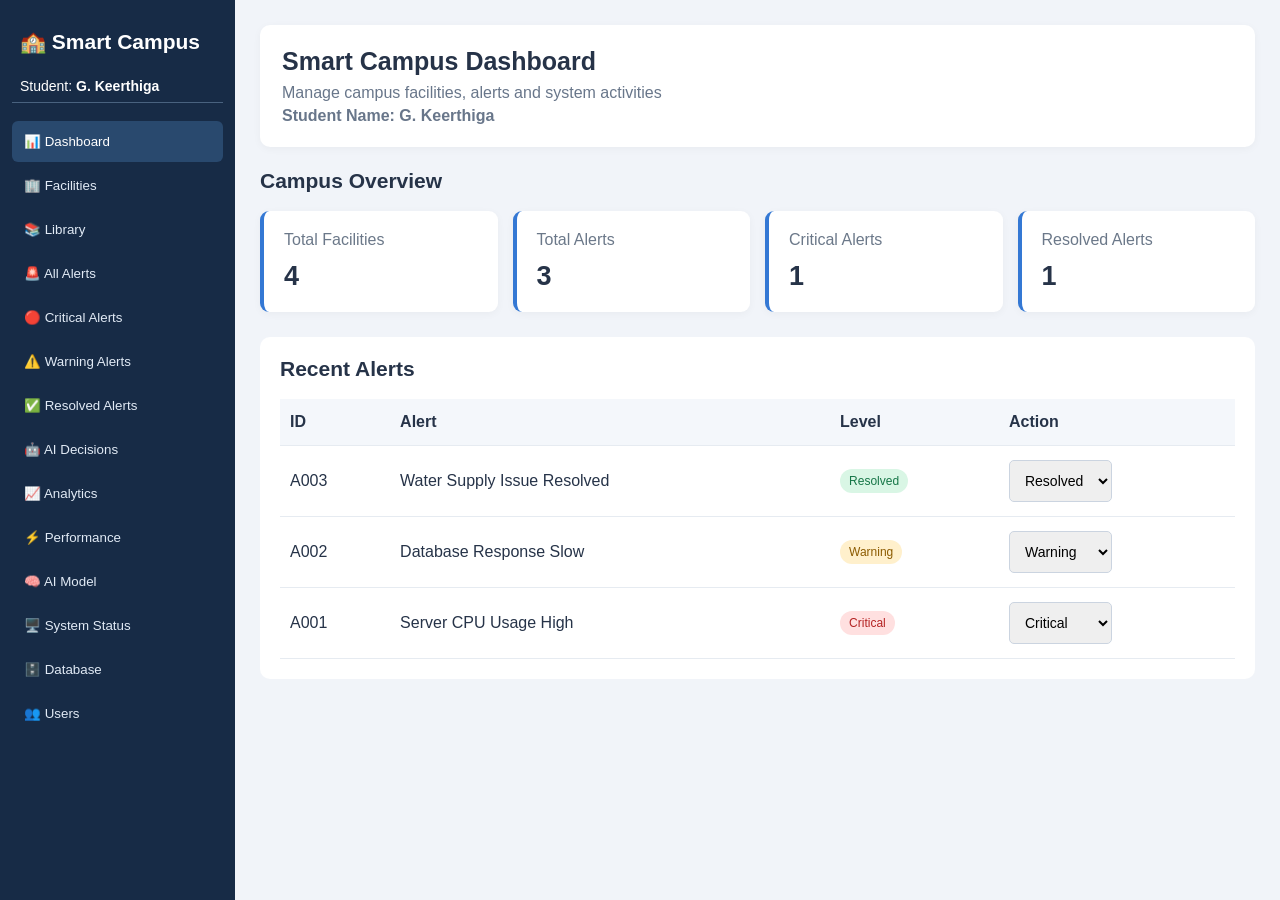
<file: index.html>
<!DOCTYPE html>
<html lang="en">
<head>
<meta charset="UTF-8">
<meta name="viewport" content="width=device-width, initial-scale=1.0">

<title>Smart Campus & Facility - G. Keerthiga</title>

<style>
* {
    box-sizing: border-box;
    margin: 0;
    padding: 0;
    font-family: Arial, sans-serif;
}

body {
    background: #f1f4f9;
    color: #263348;
}

.layout {
    display: flex;
    min-height: 100vh;
}

.sidebar {
    width: 235px;
    background: #172b46;
    color: white;
    padding: 22px 12px;
    flex-shrink: 0;
}

.sidebar h2 {
    font-size: 21px;
    padding: 8px;
    margin-bottom: 8px;
}

.student-name {
    color: #ffffff;
    font-size: 14px;
    padding: 8px;
    margin-bottom: 18px;
    border-bottom: 1px solid #49627f;
}

.sidebar button {
    display: block;
    width: 100%;
    border: none;
    background: transparent;
    color: #e1eaf5;
    text-align: left;
    padding: 13px 12px;
    margin: 3px 0;
    border-radius: 6px;
    cursor: pointer;
}

.sidebar button:hover,
.sidebar button.active {
    background: #29496e;
    color: white;
}

main {
    flex: 1;
    min-width: 0;
    padding: 25px;
}

header {
    background: white;
    padding: 22px;
    border-radius: 10px;
    margin-bottom: 22px;
    box-shadow: 0 2px 8px #0000000a;
}

header h1 {
    font-size: 25px;
    margin-bottom: 8px;
}

header p {
    color: #68768a;
    margin-top: 5px;
}

h2.section-title {
    margin-bottom: 18px;
    font-size: 21px;
}

.cards {
    display: grid;
    grid-template-columns: repeat(4, minmax(130px, 1fr));
    gap: 15px;
    margin-bottom: 25px;
}

.card {
    background: white;
    border-radius: 9px;
    padding: 20px;
    border-left: 4px solid #3478d4;
    box-shadow: 0 2px 8px #0000000a;
}

.card p {
    color: #6b7889;
    margin-bottom: 12px;
}

.card h2 {
    font-size: 27px;
}

.panel {
    background: white;
    padding: 20px;
    border-radius: 10px;
    margin-bottom: 20px;
    overflow-x: auto;
}

.toolbar {
    display: flex;
    gap: 10px;
    flex-wrap: wrap;
    margin-bottom: 18px;
}

input,
select {
    padding: 11px;
    border: 1px solid #cbd4e0;
    border-radius: 5px;
    font-size: 14px;
}

button.action {
    border: none;
    background: #2878d4;
    color: white;
    border-radius: 5px;
    padding: 11px 15px;
    cursor: pointer;
}

button.action:hover {
    background: #195ca9;
}

table {
    border-collapse: collapse;
    width: 100%;
    min-width: 540px;
}

th,
td {
    text-align: left;
    padding: 14px 10px;
    border-bottom: 1px solid #e6ebf1;
}

th {
    background: #f4f7fb;
}

.status {
    display: inline-block;
    padding: 5px 9px;
    border-radius: 15px;
    font-size: 12px;
    background: #e7edf5;
}

.Critical {
    background: #ffe0e0;
    color: #b42323;
}

.Warning {
    background: #fff0cc;
    color: #8c5b00;
}

.Resolved {
    background: #d9f6e5;
    color: #167647;
}

.facility-grid {
    display: grid;
    grid-template-columns: repeat(3, minmax(150px, 1fr));
    gap: 15px;
}

.facility {
    padding: 20px;
    background: #f7f9fc;
    border: 1px solid #e0e7f0;
    border-radius: 8px;
}

.facility h3 {
    margin-bottom: 12px;
}

.facility p {
    margin-bottom: 10px;
    color: #64748b;
}

.hidden {
    display: none;
}

.note {
    color: #64748b;
    font-size: 13px;
    margin-top: 15px;
}

.library-books {
    display: grid;
    grid-template-columns: repeat(3, 1fr);
    gap: 15px;
}

.book {
    background: #f7f9fc;
    border: 1px solid #e0e7f0;
    padding: 20px;
    border-radius: 8px;
}

.book h3 {
    margin-bottom: 10px;
}

@media (max-width: 800px) {

    .layout {
        display: block;
    }

    .sidebar {
        width: 100%;
    }

    .sidebar button {
        width: 48%;
        display: inline-block;
    }

    main {
        padding: 14px;
    }

    .cards {
        grid-template-columns: repeat(2, minmax(0, 1fr));
    }

    .facility-grid,
    .library-books {
        grid-template-columns: 1fr;
    }
}
</style>
</head>

<body>

<div class="layout">

<!-- SIDEBAR -->
<aside class="sidebar">

    <h2>🏫 Smart Campus</h2>

    <div class="student-name">
        Student: <strong>G. Keerthiga</strong>
    </div>

    <button class="active"
            onclick="showPage('Dashboard',this)">
        📊 Dashboard
    </button>

    <button onclick="showPage('Facilities',this)">
        🏢 Facilities
    </button>

    <button onclick="showPage('Library',this)">
        📚 Library
    </button>

    <button onclick="showPage('All Alerts',this)">
        🚨 All Alerts
    </button>

    <button onclick="showPage('Critical Alerts',this)">
        🔴 Critical Alerts
    </button>

    <button onclick="showPage('Warning Alerts',this)">
        ⚠️ Warning Alerts
    </button>

    <button onclick="showPage('Resolved Alerts',this)">
        ✅ Resolved Alerts
    </button>

    <button onclick="showPage('AI Decisions',this)">
        🤖 AI Decisions
    </button>

    <button onclick="showPage('Analytics',this)">
        📈 Analytics
    </button>

    <button onclick="showPage('Performance',this)">
        ⚡ Performance
    </button>

    <button onclick="showPage('AI Model',this)">
        🧠 AI Model
    </button>

    <button onclick="showPage('System Status',this)">
        🖥️ System Status
    </button>

    <button onclick="showPage('Database',this)">
        🗄️ Database
    </button>

    <button onclick="showPage('Users',this)">
        👥 Users
    </button>

</aside>


<!-- MAIN -->
<main>

<header>

    <h1 id="pageTitle">
        Smart Campus Dashboard
    </h1>

    <p>
        Manage campus facilities, alerts and system activities
    </p>

    <p>
        <strong>Student Name: G. Keerthiga</strong>
    </p>

</header>


<!-- DASHBOARD -->
<section id="Dashboard" class="page">

    <h2 class="section-title">
        Campus Overview
    </h2>

    <div class="cards">

        <div class="card">
            <p>Total Facilities</p>
            <h2 id="facilityCount">4</h2>
        </div>

        <div class="card">
            <p>Total Alerts</p>
            <h2 id="alertCount">3</h2>
        </div>

        <div class="card">
            <p>Critical Alerts</p>
            <h2 id="criticalCount">1</h2>
        </div>

        <div class="card">
            <p>Resolved Alerts</p>
            <h2 id="resolvedCount">1</h2>
        </div>

    </div>


    <div class="panel">

        <h2 class="section-title">
            Recent Alerts
        </h2>

        <div id="recentAlerts"></div>

    </div>

</section>


<!-- FACILITIES -->
<section id="Facilities" class="page hidden">

    <h2 class="section-title">
        Campus Facilities
    </h2>

    <div class="panel">

        <div class="toolbar">

            <input
                id="facilityName"
                placeholder="Facility name"
            >

            <input
                id="facilityLocation"
                placeholder="Location / Block"
            >

            <select id="facilityStatus">

                <option>Available</option>
                <option>Maintenance</option>
                <option>Unavailable</option>

            </select>

            <button
                class="action"
                onclick="addFacility()">
                + Add Facility
            </button>

        </div>

        <div
            id="facilityList"
            class="facility-grid">
        </div>

    </div>

</section>


<!-- LIBRARY -->
<section id="Library" class="page hidden">

    <h2 class="section-title">
        📚 College Library
    </h2>

    <div class="panel">

        <p>
            Books, digital resources and reading facilities.
        </p>

        <br>

        <h3>
            Available Books
        </h3>

        <br>

        <div class="library-books">

            <div class="book">

                <h3>📘 Java Programming</h3>

                <p>
                    Programming concepts and Java fundamentals.
                </p>

                <button
                    class="action"
                    onclick="bookMessage('Java Programming')">
                    Book Details
                </button>

            </div>


            <div class="book">

                <h3>📗 Database Management</h3>

                <p>
                    DBMS, SQL and database concepts.
                </p>

                <button
                    class="action"
                    onclick="bookMessage('Database Management')">
                    Book Details
                </button>

            </div>


            <div class="book">

                <h3>📕 Web Development</h3>

                <p>
                    HTML, CSS and JavaScript learning resources.
                </p>

                <button
                    class="action"
                    onclick="bookMessage('Web Development')">
                    Book Details
                </button>

            </div>

        </div>

        <br>

        <button
            class="action"
            onclick="showPage('Dashboard',
            document.querySelector('.sidebar button'))">
            ← Back to Home
        </button>

    </div>

</section>


<!-- ALL ALERTS -->
<section id="All Alerts" class="page hidden">

    <h2 class="section-title">
        All Alerts
    </h2>

    <div class="panel">

        <div class="toolbar">

            <input
                id="alertMessage"
                placeholder="Enter alert message"
            >

            <select id="alertLevel">

                <option>Warning</option>
                <option>Critical</option>
                <option>Resolved</option>

            </select>

            <button
                class="action"
                onclick="addAlert()">
                + Add Alert
            </button>

        </div>

        <div id="allAlerts"></div>

    </div>

</section>


<!-- CRITICAL -->
<section id="Critical Alerts" class="page hidden">

    <div class="panel">

        <h2 class="section-title">
            Critical Alerts
        </h2>

        <div id="criticalAlerts"></div>

    </div>

</section>


<!-- WARNING -->
<section id="Warning Alerts" class="page hidden">

    <div class="panel">

        <h2 class="section-title">
            Warning Alerts
        </h2>

        <div id="warningAlerts"></div>

    </div>

</section>


<!-- RESOLVED -->
<section id="Resolved Alerts" class="page hidden">

    <div class="panel">

        <h2 class="section-title">
            Resolved Alerts
        </h2>

        <div id="resolvedAlerts"></div>

    </div>

</section>


<!-- AI DECISIONS -->
<section id="AI Decisions" class="page hidden">

    <div class="panel">

        <h2 class="section-title">
            AI Decisions
        </h2>

        <p>
            Suggested action:
            Check critical alerts first.
        </p>

        <br>

        <p>
            Suggested action:
            Schedule maintenance for unavailable facilities.
        </p>

        <br>

        <p>
            Note:
            These are demonstration suggestions,
            not real AI predictions.
        </p>

    </div>

</section>


<!-- ANALYTICS -->
<section id="Analytics" class="page hidden">

    <div class="panel">

        <h2 class="section-title">
            Analytics
        </h2>

        <p>
            Total facilities:
            <strong id="analyticsFacilities">4</strong>
        </p>

        <br>

        <p>
            Total alerts:
            <strong id="analyticsAlerts">3</strong>
        </p>

        <br>

        <p>
            Resolved alerts:
            <strong id="analyticsResolved">1</strong>
        </p>

    </div>

</section>


<!-- PERFORMANCE -->
<section id="Performance" class="page hidden">

    <div class="panel">

        <h2 class="section-title">
            Performance
        </h2>

        <p>Dashboard: Running</p>

        <br>

        <p>Facility module: Available</p>

        <br>

        <p>Alert module: Available</p>

    </div>

</section>


<!-- AI MODEL -->
<section id="AI Model" class="page hidden">

    <div class="panel">

        <h2 class="section-title">
            AI Model
        </h2>

        <p>
            Demo mode:
            AI integration is not configured.
        </p>

        <br>

        <p>
            Connect a trained model to enable
            actual predictions.
        </p>

    </div>

</section>


<!-- SYSTEM STATUS -->
<section id="System Status" class="page hidden">

    <div class="panel">

        <h2 class="section-title">
            System Status
        </h2>

        <p>
            Frontend status: Running
        </p>

        <br>

        <p>
            Browser storage:
            <span id="storageStatus">
                Available
            </span>
        </p>

        <br>

        <p>
            Backend status:
            Not connected
        </p>

    </div>

</section>


<!-- DATABASE -->
<section id="Database" class="page hidden">

    <div class="panel">

        <h2 class="section-title">
            Database
        </h2>

        <p>
            Current version:
            Browser storage demo
        </p>

        <br>

        <p>
            MySQL connection:
            Not configured
        </p>

        <p class="note">
            Connect the Spring Boot backend
            to save records in MySQL.
        </p>

    </div>

</section>


<!-- USERS -->
<section id="Users" class="page hidden">

    <div class="panel">

        <h2 class="section-title">
            Users
        </h2>

        <p>
            Admin - Campus Administrator
        </p>

        <br>

        <p>
            Staff - Facility Management
        </p>

        <br>

        <p>
            Student - G. Keerthiga
        </p>

    </div>

</section>

</main>
</div>


<script>

let facilities = [

    {
        name: "Classroom",
        location: "Block A",
        status: "Available"
    },

    {
        name: "Computer Lab",
        location: "Block B",
        status: "Available"
    },

    {
        name: "Library",
        location: "Block C",
        status: "Available"
    },

    {
        name: "Auditorium",
        location: "Main Block",
        status: "Maintenance"
    }

];


let alerts = [

    {
        id: "A001",
        message: "Server CPU Usage High",
        level: "Critical"
    },

    {
        id: "A002",
        message: "Database Response Slow",
        level: "Warning"
    },

    {
        id: "A003",
        message: "Water Supply Issue Resolved",
        level: "Resolved"
    }

];


function showPage(page, button) {

    document
        .querySelectorAll(".page")
        .forEach(section => {

            section.classList.add("hidden");

        });


    document
        .getElementById(page)
        .classList.remove("hidden");


    document
        .getElementById("pageTitle")
        .textContent =
        page === "Dashboard"
        ? "Smart Campus Dashboard"
        : page;


    document
        .querySelectorAll(".sidebar button")
        .forEach(btn => {

            btn.classList.remove("active");

        });


    if (button) {
        button.classList.add("active");
    }


    render();

}


function addFacility() {

    const name =
        document
        .getElementById("facilityName")
        .value
        .trim();


    const location =
        document
        .getElementById("facilityLocation")
        .value
        .trim();


    const status =
        document
        .getElementById("facilityStatus")
        .value;


    if (!name || !location) {

        alert(
            "Please enter facility name and location."
        );

        return;

    }


    facilities.push({

        name,
        location,
        status

    });


    document
        .getElementById("facilityName")
        .value = "";


    document
        .getElementById("facilityLocation")
        .value = "";


    render();

    alert(
        "Facility added successfully!"
    );

}


function addAlert() {

    const message =
        document
        .getElementById("alertMessage")
        .value
        .trim();


    const level =
        document
        .getElementById("alertLevel")
        .value;


    if (!message) {

        alert(
            "Please enter an alert message."
        );

        return;

    }


    const nextId =
        "A" +
        String(

            Math.max(
                0,
                ...alerts.map(
                    a => Number(
                        a.id.slice(1)
                    )
                )
            ) + 1

        ).padStart(3, "0");


    alerts.push({

        id: nextId,
        message,
        level

    });


    document
        .getElementById("alertMessage")
        .value = "";


    render();

    alert(
        "Alert added successfully!"
    );

}


function changeStatus(id, level) {

    const item =
        alerts.find(
            a => a.id === id
        );


    if (item) {

        item.level = level;

        render();

    }

}


function tableHTML(items) {

    if (!items.length) {

        return "<p>No alerts found.</p>";

    }


    return `

    <table>

        <thead>

            <tr>

                <th>ID</th>
                <th>Alert</th>
                <th>Level</th>
                <th>Action</th>

            </tr>

        </thead>

        <tbody>

            ${items.map(a => `

            <tr>

                <td>${a.id}</td>

                <td>
                    ${escapeHTML(a.message)}
                </td>

                <td>

                    <span
                        class="status ${a.level}">
                        ${a.level}
                    </span>

                </td>

                <td>

                    <select
                        onchange=
                        "changeStatus(
                            '${a.id}',
                            this.value
                        )">

                        <option
                            ${a.level === "Critical"
                            ? "selected" : ""}>
                            Critical
                        </option>

                        <option
                            ${a.level === "Warning"
                            ? "selected" : ""}>
                            Warning
                        </option>

                        <option
                            ${a.level === "Resolved"
                            ? "selected" : ""}>
                            Resolved
                        </option>

                    </select>

                </td>

            </tr>

            `).join("")}

        </tbody>

    </table>

    `;

}


function escapeHTML(value) {

    return value.replace(
        /[&<>"']/g,
        char => ({

            "&": "&amp;",
            "<": "&lt;",
            ">": "&gt;",
            '"': "&quot;",
            "'": "&#39;"

        })[char]
    );

}


function renderFacilities() {

    document
        .getElementById("facilityList")
        .innerHTML =

        facilities.map((f, i) => `

        <div class="facility">

            <h3>
                🏢
                ${escapeHTML(f.name)}
            </h3>

            <p>
                Location:
                ${escapeHTML(f.location)}
            </p>

            <p>
                Status:
                <strong>
                    ${f.status}
                </strong>
            </p>

            <button
                class="action"
                onclick="removeFacility(${i})">

                Remove

            </button>

        </div>

        `).join("");

}


function removeFacility(index) {

    if (
        confirm(
            "Remove this facility?"
        )
    ) {

        facilities.splice(index, 1);

        render();

    }

}


function bookMessage(bookName) {

    alert(
        "Book selected: " +
        bookName +
        "\nStudent: G. Keerthiga"
    );

}


function render() {

    document
        .getElementById("facilityCount")
        .textContent =
        facilities.length;


    document
        .getElementById("alertCount")
        .textContent =
        alerts.length;


    document
        .getElementById("criticalCount")
        .textContent =
        alerts.filter(
            a => a.level === "Critical"
        ).length;


    document
        .getElementById("resolvedCount")
        .textContent =
        alerts.filter(
            a => a.level === "Resolved"
        ).length;


    document
        .getElementById("allAlerts")
        .innerHTML =
        tableHTML(alerts);


    document
        .getElementById("criticalAlerts")
        .innerHTML =
        tableHTML(
            alerts.filter(
                a => a.level === "Critical"
            )
        );


    document
        .getElementById("warningAlerts")
        .innerHTML =
        tableHTML(
            alerts.filter(
                a => a.level === "Warning"
            )
        );


    document
        .getElementById("resolvedAlerts")
        .innerHTML =
        tableHTML(
            alerts.filter(
                a => a.level === "Resolved"
            )
        );


    document
        .getElementById("recentAlerts")
        .innerHTML =
        tableHTML(
            alerts
            .slice(-5)
            .reverse()
        );


    document
        .getElementById("analyticsFacilities")
        .textContent =
        facilities.length;


    document
        .getElementById("analyticsAlerts")
        .textContent =
        alerts.length;


    document
        .getElementById("analyticsResolved")
        .textContent =
        alerts.filter(
            a => a.level === "Resolved"
        ).length;


    renderFacilities();

}


render();

</script>

</body>
</html>
</html>
</file>
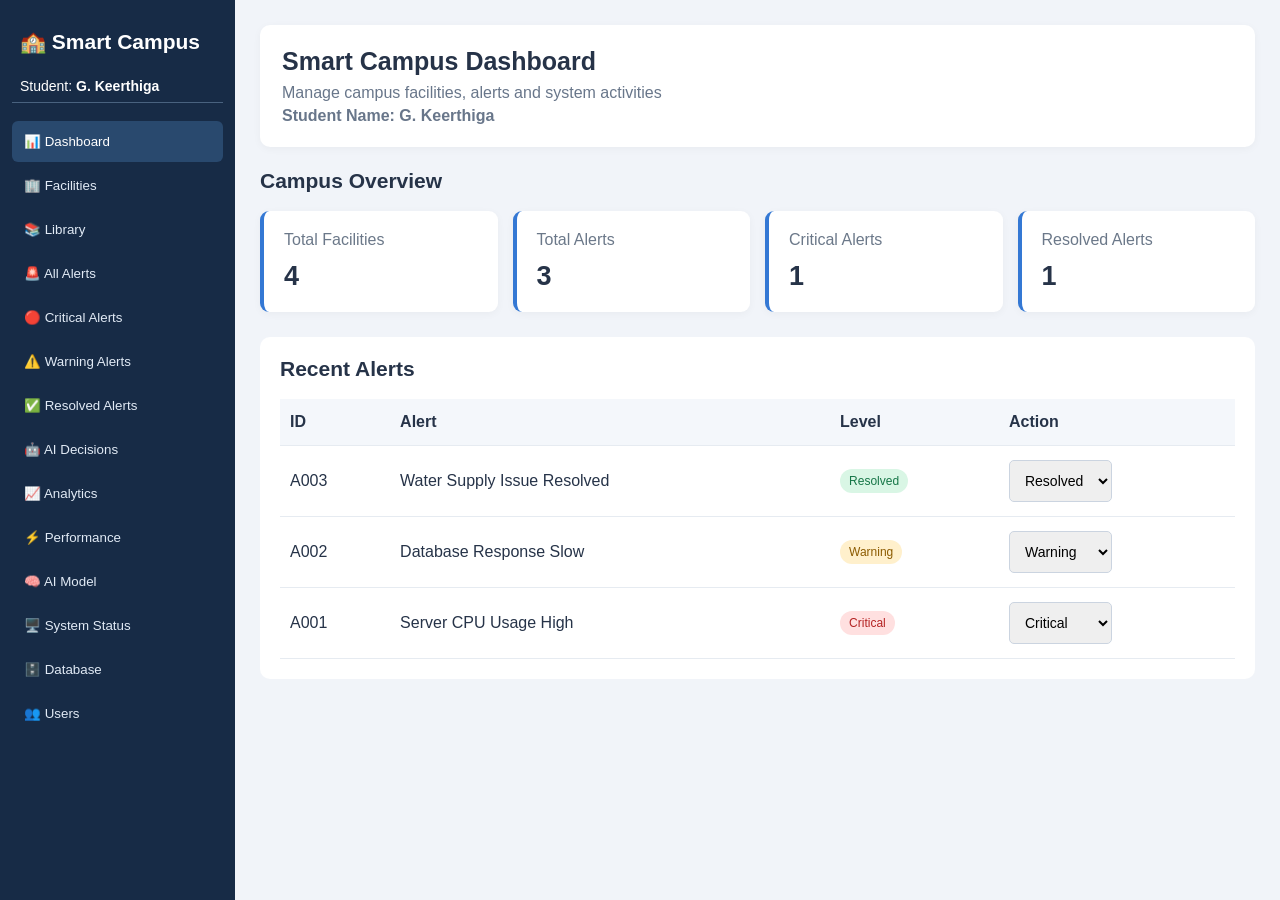
<file: .mvn/wrapper/unimanage.ai/index.html>
<!DOCTYPE html>
<html lang="en">
<head>
<meta charset="UTF-8">
<meta name="viewport" content="width=device-width, initial-scale=1.0">

<title>Smart Campus & Facility - G. Keerthiga</title>

<style>
* {
    box-sizing: border-box;
    margin: 0;
    padding: 0;
    font-family: Arial, sans-serif;
}

body {
    background: #f1f4f9;
    color: #263348;
}

.layout {
    display: flex;
    min-height: 100vh;
}

.sidebar {
    width: 235px;
    background: #172b46;
    color: white;
    padding: 22px 12px;
    flex-shrink: 0;
}

.sidebar h2 {
    font-size: 21px;
    padding: 8px;
    margin-bottom: 8px;
}

.student-name {
    color: #ffffff;
    font-size: 14px;
    padding: 8px;
    margin-bottom: 18px;
    border-bottom: 1px solid #49627f;
}

.sidebar button {
    display: block;
    width: 100%;
    border: none;
    background: transparent;
    color: #e1eaf5;
    text-align: left;
    padding: 13px 12px;
    margin: 3px 0;
    border-radius: 6px;
    cursor: pointer;
}

.sidebar button:hover,
.sidebar button.active {
    background: #29496e;
    color: white;
}

main {
    flex: 1;
    min-width: 0;
    padding: 25px;
}

header {
    background: white;
    padding: 22px;
    border-radius: 10px;
    margin-bottom: 22px;
    box-shadow: 0 2px 8px #0000000a;
}

header h1 {
    font-size: 25px;
    margin-bottom: 8px;
}

header p {
    color: #68768a;
    margin-top: 5px;
}

h2.section-title {
    margin-bottom: 18px;
    font-size: 21px;
}

.cards {
    display: grid;
    grid-template-columns: repeat(4, minmax(130px, 1fr));
    gap: 15px;
    margin-bottom: 25px;
}

.card {
    background: white;
    border-radius: 9px;
    padding: 20px;
    border-left: 4px solid #3478d4;
    box-shadow: 0 2px 8px #0000000a;
}

.card p {
    color: #6b7889;
    margin-bottom: 12px;
}

.card h2 {
    font-size: 27px;
}

.panel {
    background: white;
    padding: 20px;
    border-radius: 10px;
    margin-bottom: 20px;
    overflow-x: auto;
}

.toolbar {
    display: flex;
    gap: 10px;
    flex-wrap: wrap;
    margin-bottom: 18px;
}

input,
select {
    padding: 11px;
    border: 1px solid #cbd4e0;
    border-radius: 5px;
    font-size: 14px;
}

button.action {
    border: none;
    background: #2878d4;
    color: white;
    border-radius: 5px;
    padding: 11px 15px;
    cursor: pointer;
}

button.action:hover {
    background: #195ca9;
}

table {
    border-collapse: collapse;
    width: 100%;
    min-width: 540px;
}

th,
td {
    text-align: left;
    padding: 14px 10px;
    border-bottom: 1px solid #e6ebf1;
}

th {
    background: #f4f7fb;
}

.status {
    display: inline-block;
    padding: 5px 9px;
    border-radius: 15px;
    font-size: 12px;
    background: #e7edf5;
}

.Critical {
    background: #ffe0e0;
    color: #b42323;
}

.Warning {
    background: #fff0cc;
    color: #8c5b00;
}

.Resolved {
    background: #d9f6e5;
    color: #167647;
}

.facility-grid {
    display: grid;
    grid-template-columns: repeat(3, minmax(150px, 1fr));
    gap: 15px;
}

.facility {
    padding: 20px;
    background: #f7f9fc;
    border: 1px solid #e0e7f0;
    border-radius: 8px;
}

.facility h3 {
    margin-bottom: 12px;
}

.facility p {
    margin-bottom: 10px;
    color: #64748b;
}

.hidden {
    display: none;
}

.note {
    color: #64748b;
    font-size: 13px;
    margin-top: 15px;
}

.library-books {
    display: grid;
    grid-template-columns: repeat(3, 1fr);
    gap: 15px;
}

.book {
    background: #f7f9fc;
    border: 1px solid #e0e7f0;
    padding: 20px;
    border-radius: 8px;
}

.book h3 {
    margin-bottom: 10px;
}

@media (max-width: 800px) {

    .layout {
        display: block;
    }

    .sidebar {
        width: 100%;
    }

    .sidebar button {
        width: 48%;
        display: inline-block;
    }

    main {
        padding: 14px;
    }

    .cards {
        grid-template-columns: repeat(2, minmax(0, 1fr));
    }

    .facility-grid,
    .library-books {
        grid-template-columns: 1fr;
    }
}
</style>
</head>

<body>

<div class="layout">

<!-- SIDEBAR -->
<aside class="sidebar">

    <h2>🏫 Smart Campus</h2>

    <div class="student-name">
        Student: <strong>G. Keerthiga</strong>
    </div>

    <button class="active"
            onclick="showPage('Dashboard',this)">
        📊 Dashboard
    </button>

    <button onclick="showPage('Facilities',this)">
        🏢 Facilities
    </button>

    <button onclick="showPage('Library',this)">
        📚 Library
    </button>

    <button onclick="showPage('All Alerts',this)">
        🚨 All Alerts
    </button>

    <button onclick="showPage('Critical Alerts',this)">
        🔴 Critical Alerts
    </button>

    <button onclick="showPage('Warning Alerts',this)">
        ⚠️ Warning Alerts
    </button>

    <button onclick="showPage('Resolved Alerts',this)">
        ✅ Resolved Alerts
    </button>

    <button onclick="showPage('AI Decisions',this)">
        🤖 AI Decisions
    </button>

    <button onclick="showPage('Analytics',this)">
        📈 Analytics
    </button>

    <button onclick="showPage('Performance',this)">
        ⚡ Performance
    </button>

    <button onclick="showPage('AI Model',this)">
        🧠 AI Model
    </button>

    <button onclick="showPage('System Status',this)">
        🖥️ System Status
    </button>

    <button onclick="showPage('Database',this)">
        🗄️ Database
    </button>

    <button onclick="showPage('Users',this)">
        👥 Users
    </button>

</aside>


<!-- MAIN -->
<main>

<header>

    <h1 id="pageTitle">
        Smart Campus Dashboard
    </h1>

    <p>
        Manage campus facilities, alerts and system activities
    </p>

    <p>
        <strong>Student Name: G. Keerthiga</strong>
    </p>

</header>


<!-- DASHBOARD -->
<section id="Dashboard" class="page">

    <h2 class="section-title">
        Campus Overview
    </h2>

    <div class="cards">

        <div class="card">
            <p>Total Facilities</p>
            <h2 id="facilityCount">4</h2>
        </div>

        <div class="card">
            <p>Total Alerts</p>
            <h2 id="alertCount">3</h2>
        </div>

        <div class="card">
            <p>Critical Alerts</p>
            <h2 id="criticalCount">1</h2>
        </div>

        <div class="card">
            <p>Resolved Alerts</p>
            <h2 id="resolvedCount">1</h2>
        </div>

    </div>


    <div class="panel">

        <h2 class="section-title">
            Recent Alerts
        </h2>

        <div id="recentAlerts"></div>

    </div>

</section>


<!-- FACILITIES -->
<section id="Facilities" class="page hidden">

    <h2 class="section-title">
        Campus Facilities
    </h2>

    <div class="panel">

        <div class="toolbar">

            <input
                id="facilityName"
                placeholder="Facility name"
            >

            <input
                id="facilityLocation"
                placeholder="Location / Block"
            >

            <select id="facilityStatus">

                <option>Available</option>
                <option>Maintenance</option>
                <option>Unavailable</option>

            </select>

            <button
                class="action"
                onclick="addFacility()">
                + Add Facility
            </button>

        </div>

        <div
            id="facilityList"
            class="facility-grid">
        </div>

    </div>

</section>


<!-- LIBRARY -->
<section id="Library" class="page hidden">

    <h2 class="section-title">
        📚 College Library
    </h2>

    <div class="panel">

        <p>
            Books, digital resources and reading facilities.
        </p>

        <br>

        <h3>
            Available Books
        </h3>

        <br>

        <div class="library-books">

            <div class="book">

                <h3>📘 Java Programming</h3>

                <p>
                    Programming concepts and Java fundamentals.
                </p>

                <button
                    class="action"
                    onclick="bookMessage('Java Programming')">
                    Book Details
                </button>

            </div>


            <div class="book">

                <h3>📗 Database Management</h3>

                <p>
                    DBMS, SQL and database concepts.
                </p>

                <button
                    class="action"
                    onclick="bookMessage('Database Management')">
                    Book Details
                </button>

            </div>


            <div class="book">

                <h3>📕 Web Development</h3>

                <p>
                    HTML, CSS and JavaScript learning resources.
                </p>

                <button
                    class="action"
                    onclick="bookMessage('Web Development')">
                    Book Details
                </button>

            </div>

        </div>

        <br>

        <button
            class="action"
            onclick="showPage('Dashboard',
            document.querySelector('.sidebar button'))">
            ← Back to Home
        </button>

    </div>

</section>


<!-- ALL ALERTS -->
<section id="All Alerts" class="page hidden">

    <h2 class="section-title">
        All Alerts
    </h2>

    <div class="panel">

        <div class="toolbar">

            <input
                id="alertMessage"
                placeholder="Enter alert message"
            >

            <select id="alertLevel">

                <option>Warning</option>
                <option>Critical</option>
                <option>Resolved</option>

            </select>

            <button
                class="action"
                onclick="addAlert()">
                + Add Alert
            </button>

        </div>

        <div id="allAlerts"></div>

    </div>

</section>


<!-- CRITICAL -->
<section id="Critical Alerts" class="page hidden">

    <div class="panel">

        <h2 class="section-title">
            Critical Alerts
        </h2>

        <div id="criticalAlerts"></div>

    </div>

</section>


<!-- WARNING -->
<section id="Warning Alerts" class="page hidden">

    <div class="panel">

        <h2 class="section-title">
            Warning Alerts
        </h2>

        <div id="warningAlerts"></div>

    </div>

</section>


<!-- RESOLVED -->
<section id="Resolved Alerts" class="page hidden">

    <div class="panel">

        <h2 class="section-title">
            Resolved Alerts
        </h2>

        <div id="resolvedAlerts"></div>

    </div>

</section>


<!-- AI DECISIONS -->
<section id="AI Decisions" class="page hidden">

    <div class="panel">

        <h2 class="section-title">
            AI Decisions
        </h2>

        <p>
            Suggested action:
            Check critical alerts first.
        </p>

        <br>

        <p>
            Suggested action:
            Schedule maintenance for unavailable facilities.
        </p>

        <br>

        <p>
            Note:
            These are demonstration suggestions,
            not real AI predictions.
        </p>

    </div>

</section>


<!-- ANALYTICS -->
<section id="Analytics" class="page hidden">

    <div class="panel">

        <h2 class="section-title">
            Analytics
        </h2>

        <p>
            Total facilities:
            <strong id="analyticsFacilities">4</strong>
        </p>

        <br>

        <p>
            Total alerts:
            <strong id="analyticsAlerts">3</strong>
        </p>

        <br>

        <p>
            Resolved alerts:
            <strong id="analyticsResolved">1</strong>
        </p>

    </div>

</section>


<!-- PERFORMANCE -->
<section id="Performance" class="page hidden">

    <div class="panel">

        <h2 class="section-title">
            Performance
        </h2>

        <p>Dashboard: Running</p>

        <br>

        <p>Facility module: Available</p>

        <br>

        <p>Alert module: Available</p>

    </div>

</section>


<!-- AI MODEL -->
<section id="AI Model" class="page hidden">

    <div class="panel">

        <h2 class="section-title">
            AI Model
        </h2>

        <p>
            Demo mode:
            AI integration is not configured.
        </p>

        <br>

        <p>
            Connect a trained model to enable
            actual predictions.
        </p>

    </div>

</section>


<!-- SYSTEM STATUS -->
<section id="System Status" class="page hidden">

    <div class="panel">

        <h2 class="section-title">
            System Status
        </h2>

        <p>
            Frontend status: Running
        </p>

        <br>

        <p>
            Browser storage:
            <span id="storageStatus">
                Available
            </span>
        </p>

        <br>

        <p>
            Backend status:
            Not connected
        </p>

    </div>

</section>


<!-- DATABASE -->
<section id="Database" class="page hidden">

    <div class="panel">

        <h2 class="section-title">
            Database
        </h2>

        <p>
            Current version:
            Browser storage demo
        </p>

        <br>

        <p>
            MySQL connection:
            Not configured
        </p>

        <p class="note">
            Connect the Spring Boot backend
            to save records in MySQL.
        </p>

    </div>

</section>


<!-- USERS -->
<section id="Users" class="page hidden">

    <div class="panel">

        <h2 class="section-title">
            Users
        </h2>

        <p>
            Admin - Campus Administrator
        </p>

        <br>

        <p>
            Staff - Facility Management
        </p>

        <br>

        <p>
            Student - G. Keerthiga
        </p>

    </div>

</section>

</main>
</div>


<script>

let facilities = [

    {
        name: "Classroom",
        location: "Block A",
        status: "Available"
    },

    {
        name: "Computer Lab",
        location: "Block B",
        status: "Available"
    },

    {
        name: "Library",
        location: "Block C",
        status: "Available"
    },

    {
        name: "Auditorium",
        location: "Main Block",
        status: "Maintenance"
    }

];


let alerts = [

    {
        id: "A001",
        message: "Server CPU Usage High",
        level: "Critical"
    },

    {
        id: "A002",
        message: "Database Response Slow",
        level: "Warning"
    },

    {
        id: "A003",
        message: "Water Supply Issue Resolved",
        level: "Resolved"
    }

];


function showPage(page, button) {

    document
        .querySelectorAll(".page")
        .forEach(section => {

            section.classList.add("hidden");

        });


    document
        .getElementById(page)
        .classList.remove("hidden");


    document
        .getElementById("pageTitle")
        .textContent =
        page === "Dashboard"
        ? "Smart Campus Dashboard"
        : page;


    document
        .querySelectorAll(".sidebar button")
        .forEach(btn => {

            btn.classList.remove("active");

        });


    if (button) {
        button.classList.add("active");
    }


    render();

}


function addFacility() {

    const name =
        document
        .getElementById("facilityName")
        .value
        .trim();


    const location =
        document
        .getElementById("facilityLocation")
        .value
        .trim();


    const status =
        document
        .getElementById("facilityStatus")
        .value;


    if (!name || !location) {

        alert(
            "Please enter facility name and location."
        );

        return;

    }


    facilities.push({

        name,
        location,
        status

    });


    document
        .getElementById("facilityName")
        .value = "";


    document
        .getElementById("facilityLocation")
        .value = "";


    render();

    alert(
        "Facility added successfully!"
    );

}


function addAlert() {

    const message =
        document
        .getElementById("alertMessage")
        .value
        .trim();


    const level =
        document
        .getElementById("alertLevel")
        .value;


    if (!message) {

        alert(
            "Please enter an alert message."
        );

        return;

    }


    const nextId =
        "A" +
        String(

            Math.max(
                0,
                ...alerts.map(
                    a => Number(
                        a.id.slice(1)
                    )
                )
            ) + 1

        ).padStart(3, "0");


    alerts.push({

        id: nextId,
        message,
        level

    });


    document
        .getElementById("alertMessage")
        .value = "";


    render();

    alert(
        "Alert added successfully!"
    );

}


function changeStatus(id, level) {

    const item =
        alerts.find(
            a => a.id === id
        );


    if (item) {

        item.level = level;

        render();

    }

}


function tableHTML(items) {

    if (!items.length) {

        return "<p>No alerts found.</p>";

    }


    return `

    <table>

        <thead>

            <tr>

                <th>ID</th>
                <th>Alert</th>
                <th>Level</th>
                <th>Action</th>

            </tr>

        </thead>

        <tbody>

            ${items.map(a => `

            <tr>

                <td>${a.id}</td>

                <td>
                    ${escapeHTML(a.message)}
                </td>

                <td>

                    <span
                        class="status ${a.level}">
                        ${a.level}
                    </span>

                </td>

                <td>

                    <select
                        onchange=
                        "changeStatus(
                            '${a.id}',
                            this.value
                        )">

                        <option
                            ${a.level === "Critical"
                            ? "selected" : ""}>
                            Critical
                        </option>

                        <option
                            ${a.level === "Warning"
                            ? "selected" : ""}>
                            Warning
                        </option>

                        <option
                            ${a.level === "Resolved"
                            ? "selected" : ""}>
                            Resolved
                        </option>

                    </select>

                </td>

            </tr>

            `).join("")}

        </tbody>

    </table>

    `;

}


function escapeHTML(value) {

    return value.replace(
        /[&<>"']/g,
        char => ({

            "&": "&amp;",
            "<": "&lt;",
            ">": "&gt;",
            '"': "&quot;",
            "'": "&#39;"

        })[char]
    );

}


function renderFacilities() {

    document
        .getElementById("facilityList")
        .innerHTML =

        facilities.map((f, i) => `

        <div class="facility">

            <h3>
                🏢
                ${escapeHTML(f.name)}
            </h3>

            <p>
                Location:
                ${escapeHTML(f.location)}
            </p>

            <p>
                Status:
                <strong>
                    ${f.status}
                </strong>
            </p>

            <button
                class="action"
                onclick="removeFacility(${i})">

                Remove

            </button>

        </div>

        `).join("");

}


function removeFacility(index) {

    if (
        confirm(
            "Remove this facility?"
        )
    ) {

        facilities.splice(index, 1);

        render();

    }

}


function bookMessage(bookName) {

    alert(
        "Book selected: " +
        bookName +
        "\nStudent: G. Keerthiga"
    );

}


function render() {

    document
        .getElementById("facilityCount")
        .textContent =
        facilities.length;


    document
        .getElementById("alertCount")
        .textContent =
        alerts.length;


    document
        .getElementById("criticalCount")
        .textContent =
        alerts.filter(
            a => a.level === "Critical"
        ).length;


    document
        .getElementById("resolvedCount")
        .textContent =
        alerts.filter(
            a => a.level === "Resolved"
        ).length;


    document
        .getElementById("allAlerts")
        .innerHTML =
        tableHTML(alerts);


    document
        .getElementById("criticalAlerts")
        .innerHTML =
        tableHTML(
            alerts.filter(
                a => a.level === "Critical"
            )
        );


    document
        .getElementById("warningAlerts")
        .innerHTML =
        tableHTML(
            alerts.filter(
                a => a.level === "Warning"
            )
        );


    document
        .getElementById("resolvedAlerts")
        .innerHTML =
        tableHTML(
            alerts.filter(
                a => a.level === "Resolved"
            )
        );


    document
        .getElementById("recentAlerts")
        .innerHTML =
        tableHTML(
            alerts
            .slice(-5)
            .reverse()
        );


    document
        .getElementById("analyticsFacilities")
        .textContent =
        facilities.length;


    document
        .getElementById("analyticsAlerts")
        .textContent =
        alerts.length;


    document
        .getElementById("analyticsResolved")
        .textContent =
        alerts.filter(
            a => a.level === "Resolved"
        ).length;


    renderFacilities();

}


render();

</script>

</body>
</html>
</file>
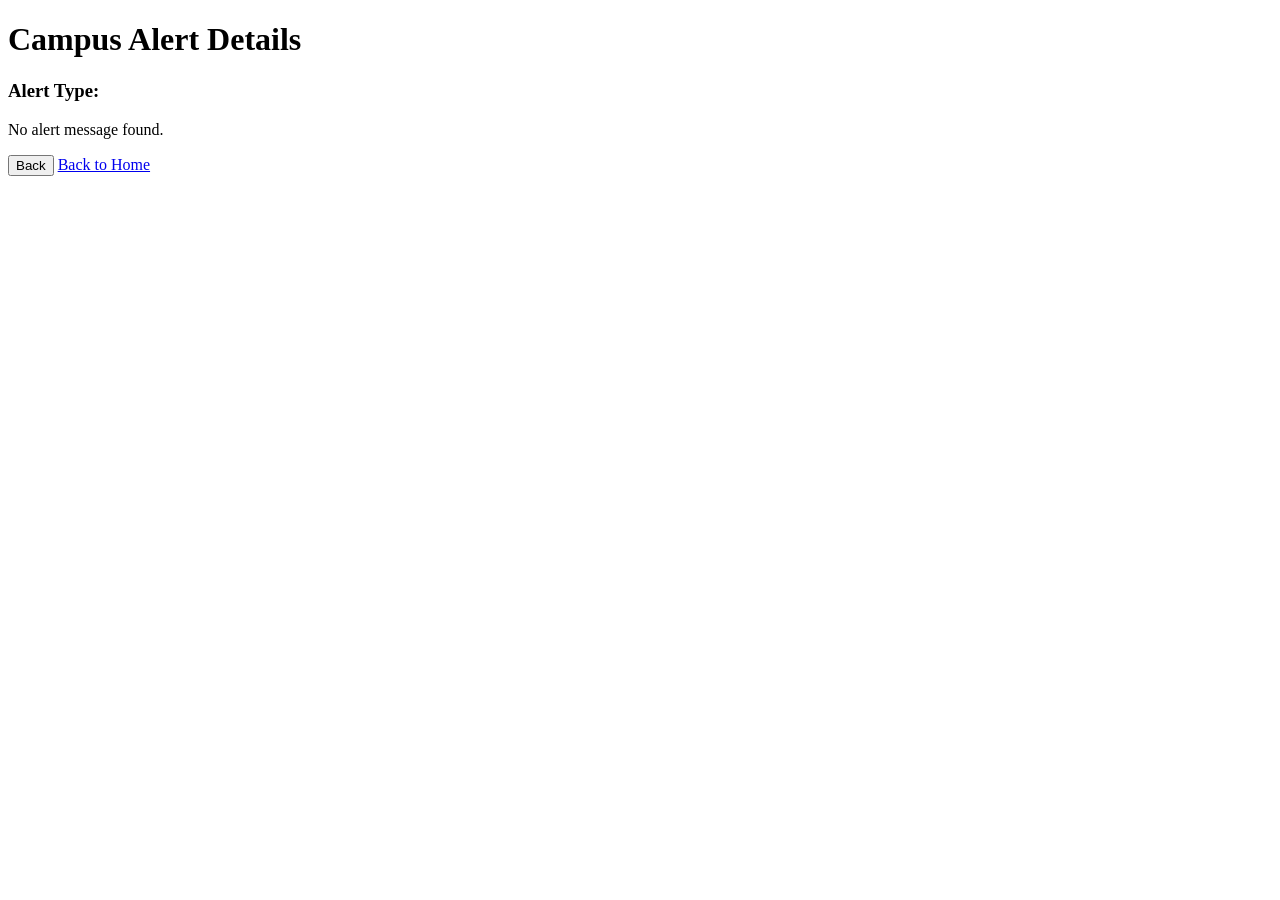
<file: .mvn/wrapper/unimanage.ai/alert-details .html>
<!DOCTYPE html>
<html lang="en">
<head>
    <meta charset="UTF-8">
    <meta name="viewport" content="width=device-width, initial-scale=1">
    <title>Alert Details</title>
</head>
<body>
    <h1>Campus Alert Details</h1>

    <h3 id="type"></h3>
    <p id="message"></p>

    <button onclick="history.back()">Back</button>
    <a href="index.html">Back to Home</a>

    <script>
        const params = new URLSearchParams(window.location.search);

        document.getElementById("type").textContent =
            "Alert Type: " + (params.get("type") || "");

        document.getElementById("message").textContent =
            params.get("message") || "No alert message found.";
    </script>
</body>
</html>
</file>
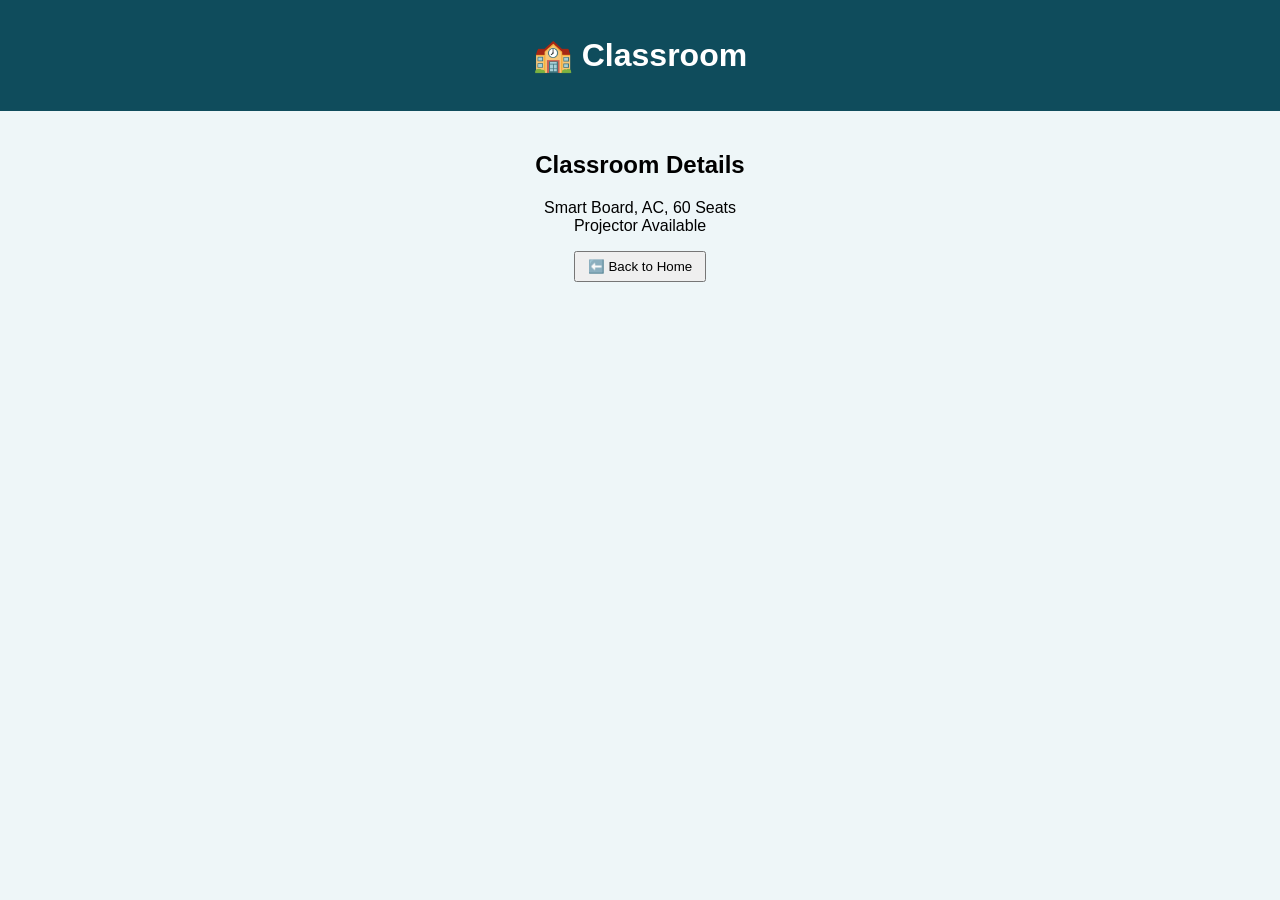
<file: .mvn/wrapper/unimanage.ai/classroom.html>
<!DOCTYPE html><html><head><link rel="stylesheet" href="style.css"></head><body>
<header><h1>🏫 Classroom</h1></header>
<div class="main" style="text-align:center"><h2>Classroom Details</h2><p>Smart Board, AC, 60 Seats<br>Projector Available</p><a href="index.html"><button>⬅️ Back to Home</button></a></div>
</body></html>
</file>
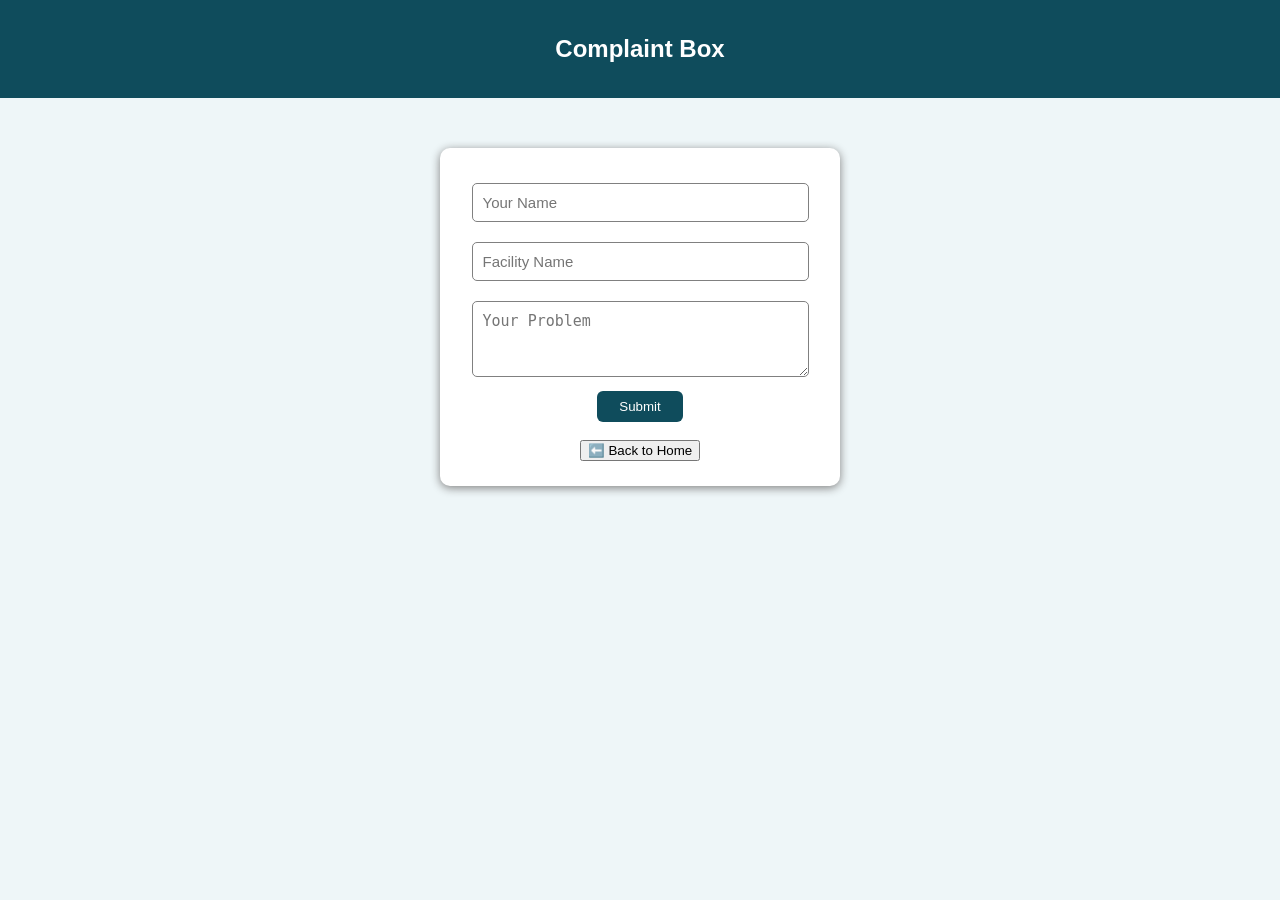
<file: .mvn/wrapper/unimanage.ai/complaint.html>
<!DOCTYPE html>
<html>
<head>
<title>Complaint Box</title>
<style>
body{margin:0;font-family:Arial;background:#eef6f8;}
header{background:#0f4c5c;color:white;text-align:center;padding:15px;}
.box{
  background:white;
  width:350px;
  margin:50px auto;
  padding:25px;
  border-radius:10px;
  text-align:center;
  box-shadow:0 2px 10px gray;
}
input, textarea{
  width:90%;
  padding:10px;
  margin:10px 0;
  border:1px solid gray;
  border-radius:5px;
  font-size:15px;
}
#submitBtn{background:#0f4c5c;color:white;padding:8px 22px;border:none;border-radius:6px;cursor:pointer;}
#msg{color:green;font-weight:bold;font-size:18px;margin-top:15px;display:none;}
</style>
</head>
<body>
<header><h2>Complaint Box</h2></header>

<div class="box">
  <!-- Form Part -->
  <div id="formArea">
    <input type="text" id="name" placeholder="Your Name">
    <input type="text" id="facility" placeholder="Facility Name">
    <textarea id="problem" placeholder="Your Problem" rows="3"></textarea>
    <br>
    <button id="submitBtn" onclick="submitComplaint()">Submit</button>
    <br><br>
    <button onclick="window.location.href='index.html'">⬅️ Back to Home</button>
  </div>

  <!-- Success Message mattum - ithu thaanda venum -->
  <div id="msg">
    Complaint Submitted Successfully ✅<br><br>
    <button onclick="window.location.href='index.html'">Back to Home</button>
  </div>
</div>

<script>
function submitComplaint(){
  let n = document.getElementById("name").value;
  let f = document.getElementById("facility").value;
  let p = document.getElementById("problem").value;

  if(n=="" || f=="" || p==""){
    alert("Fill all fields da macha!");
    return;
  }

  // Ippa form ah hide panni message mattum kaamikum
  document.getElementById("formArea").style.display = "none";
  document.getElementById("msg").style.display = "block";
}
</script>
</body>
</html>
</file>
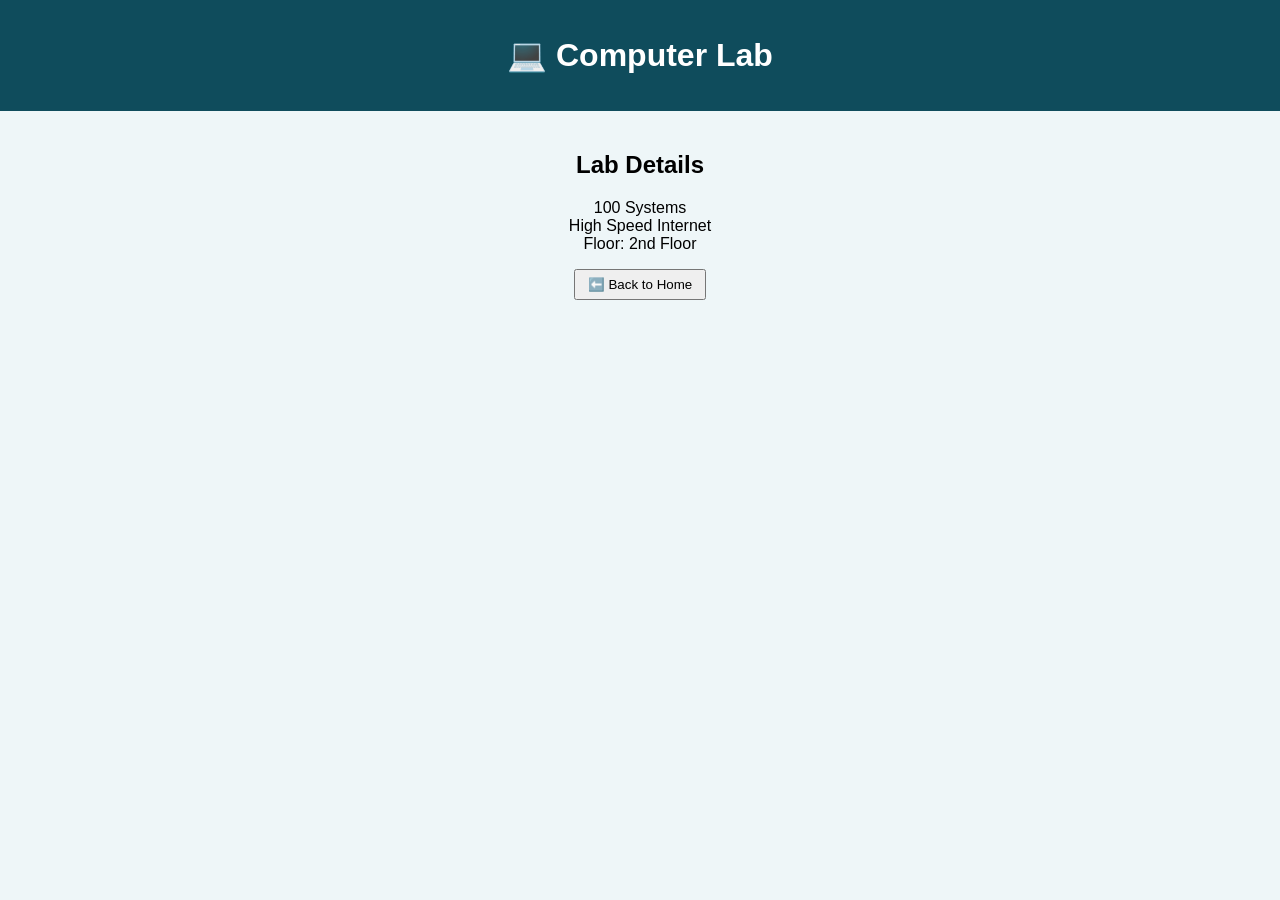
<file: .mvn/wrapper/unimanage.ai/computer-lab.html>
<!DOCTYPE html><html><head><link rel="stylesheet" href="style.css"></head><body>
<header><h1>💻 Computer Lab</h1></header>
<div class="main" style="text-align:center"><h2>Lab Details</h2><p>100 Systems<br>High Speed Internet<br>Floor: 2nd Floor</p><a href="index.html"><button>⬅️ Back to Home</button></a></div>
</body></html>
</file>
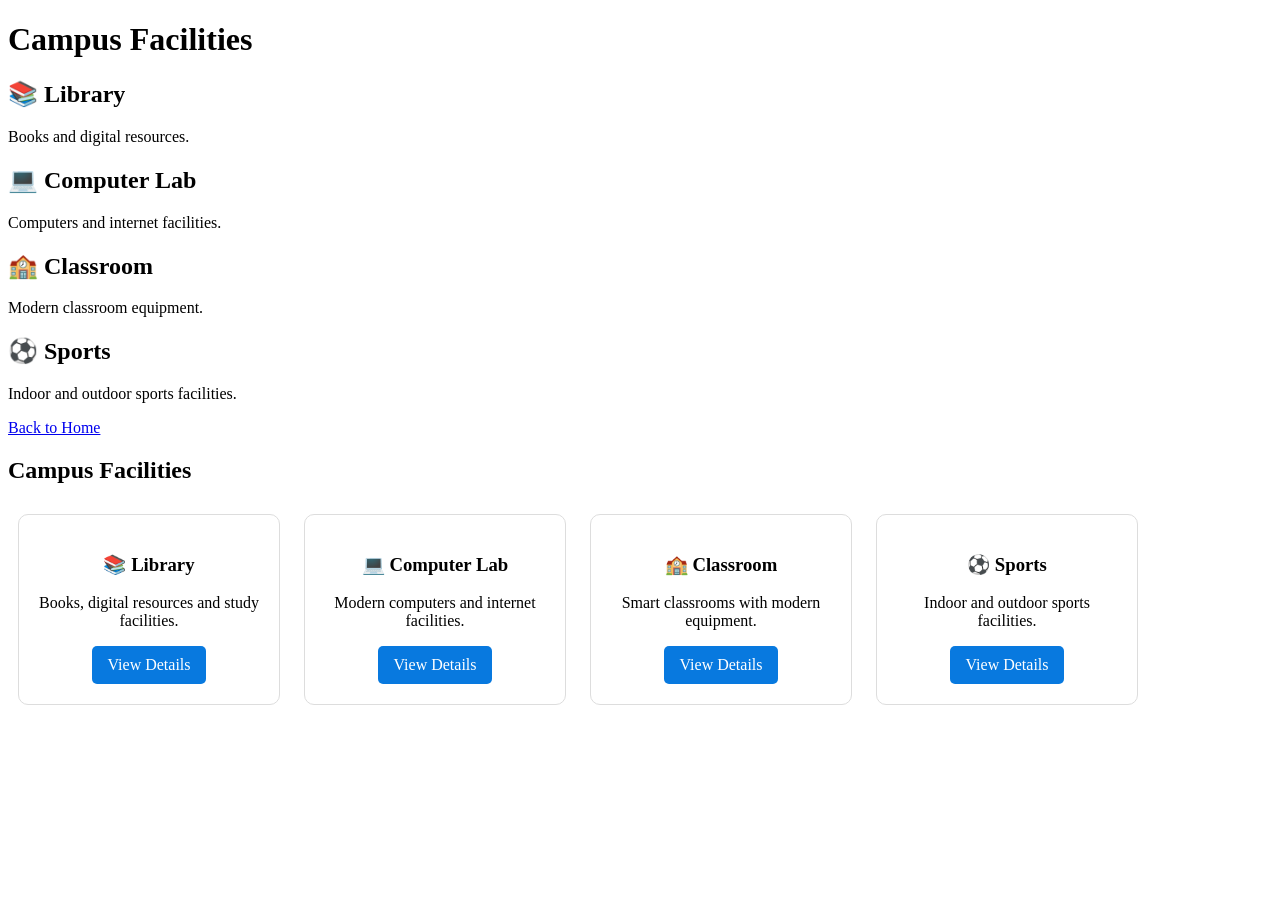
<file: .mvn/wrapper/unimanage.ai/facilities.html>
<!DOCTYPE html>
<html lang="en">
<head>
    <meta charset="UTF-8">
    <meta name="viewport" content="width=device-width, initial-scale=1.0">
    <title>Campus Facilities</title>
</head>
<body>
    <h1>Campus Facilities</h1>

    <div>
        <h2>📚 Library</h2>
        <p>Books and digital resources.</p>
    </div>

    <div>
        <h2>💻 Computer Lab</h2>
        <p>Computers and internet facilities.</p>
    </div>

    <div>
        <h2>🏫 Classroom</h2>
        <p>Modern classroom equipment.</p>
    </div>

    <div>
        <h2>⚽ Sports</h2>
        <p>Indoor and outdoor sports facilities.</p>
    </div>

    <a href="index.html">Back to Home</a>
</body>
</html>
<section id="facilities">
    <h2>Campus Facilities</h2>

    <div class="facility">
        <h3>📚 Library</h3>
        <p>Books, digital resources and study facilities.</p>
        <a href="library.html">View Details</a>
    </div>

    <div class="facility">
        <h3>💻 Computer Lab</h3>
        <p>Modern computers and internet facilities.</p>
        <a href="computer-lab.html">View Details</a>
    </div>

    <div class="facility">
        <h3>🏫 Classroom</h3>
        <p>Smart classrooms with modern equipment.</p>
        <a href="classroom.html">View Details</a>
    </div>

    <div class="facility">
        <h3>⚽ Sports</h3>
        <p>Indoor and outdoor sports facilities.</p>
        <a href="sports.html">View Details</a>
    </div>
</section>

<style>
.facility {
    display: inline-block;
    width: 220px;
    padding: 20px;
    margin: 10px;
    border: 1px solid #ddd;
    border-radius: 10px;
    text-align: center;
    background: white;
}

.facility a {
    display: inline-block;
    padding: 10px 15px;
    background: #0879df;
    color: white;
    text-decoration: none;
    border-radius: 5px;
}
</style>
</file>
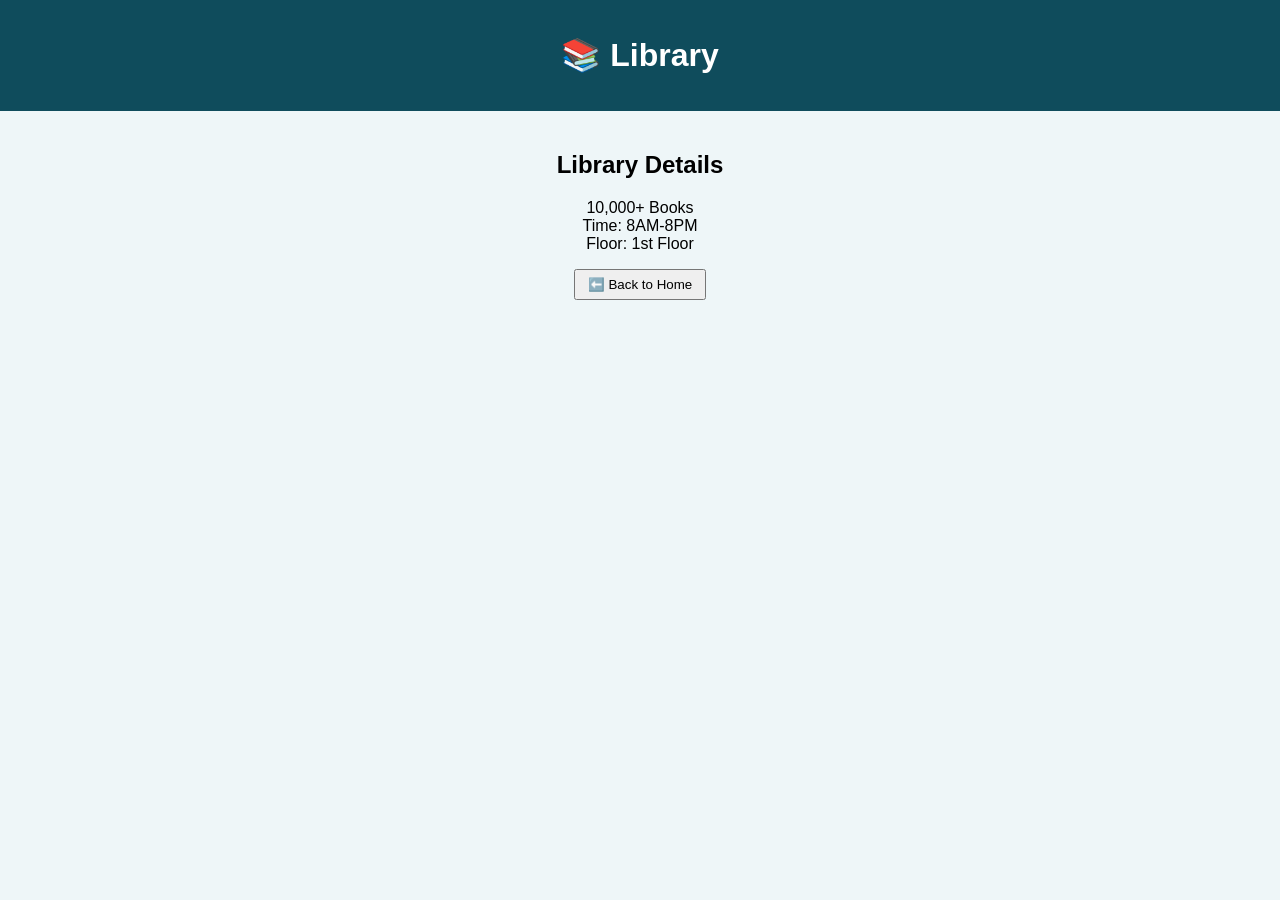
<file: .mvn/wrapper/unimanage.ai/library.html>
<!DOCTYPE html><html><head><link rel="stylesheet" href="style.css"></head><body>
<header><h1>📚 Library</h1></header>
<div class="main" style="text-align:center"><h2>Library Details</h2><p>10,000+ Books<br>Time: 8AM-8PM<br>Floor: 1st Floor</p><a href="index.html"><button>⬅️ Back to Home</button></a></div>
</body></html>
</file>
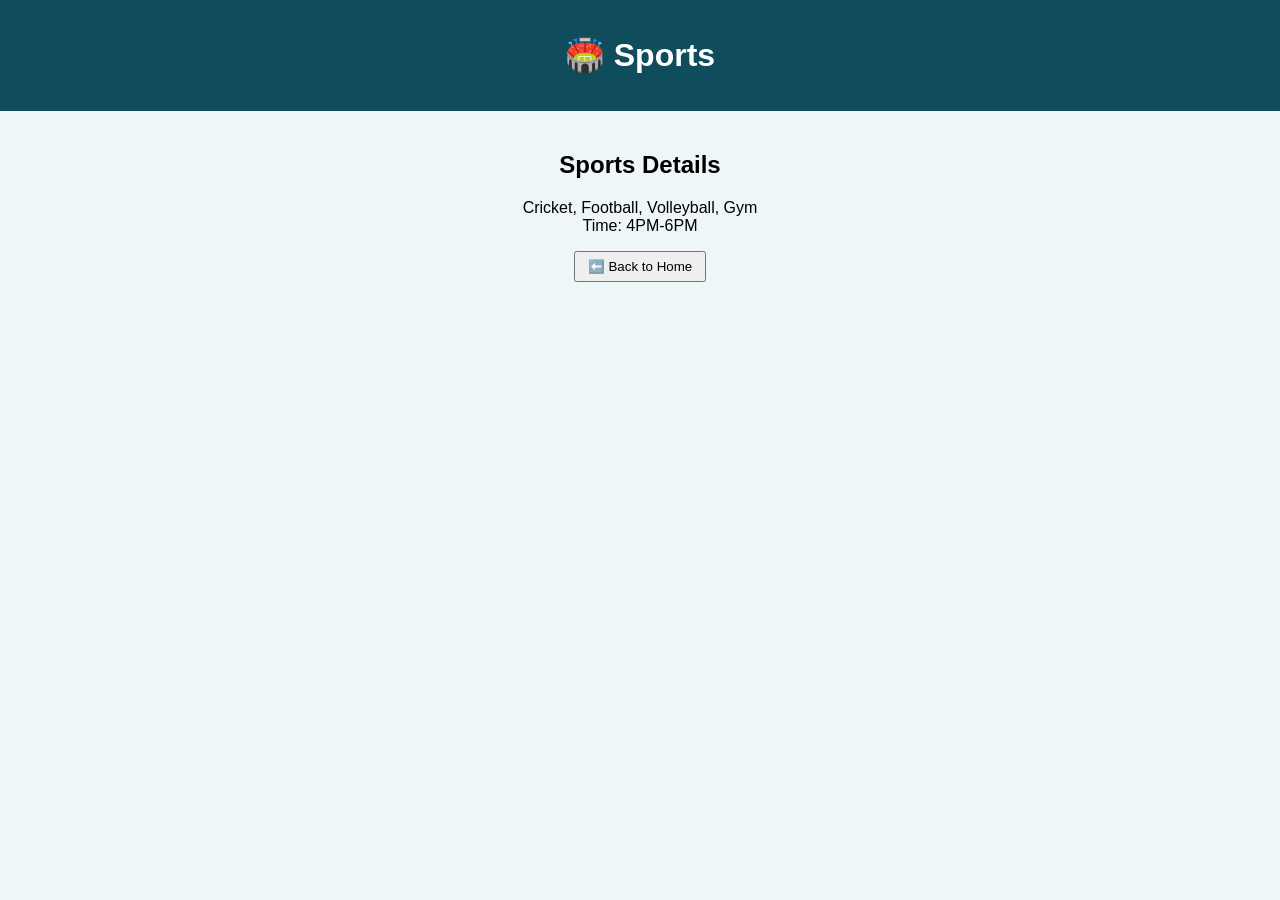
<file: .mvn/wrapper/unimanage.ai/sports.html>
<!DOCTYPE html><html><head><link rel="stylesheet" href="style.css"></head><body>
<header><h1>🏟️ Sports</h1></header>
<div class="main" style="text-align:center"><h2>Sports Details</h2><p>Cricket, Football, Volleyball, Gym<br>Time: 4PM-6PM</p><a href="index.html"><button>⬅️ Back to Home</button></a></div>
</body></html>
</file>
<file: .mvn/wrapper/unimanage.ai/style.css>
body{margin:0;font-family:Arial;background:#eef6f8;}
header{background:#0f4c5c;color:white;text-align:center;padding:15px;}
nav{background:#08323d;text-align:center;padding:12px;}
nav a{color:white;text-decoration:none;margin:0 15px;font-size:17px;cursor:pointer;}
.main{padding:20px;}
.cards{display:flex;gap:20px;flex-wrap:wrap;justify-content:center;}
.card{background:white;width:220px;padding:15px;border-radius:10px;text-align:center;box-shadow:0 2px 6px gray;}
button{padding:6px 12px;cursor:pointer;}
</file>
